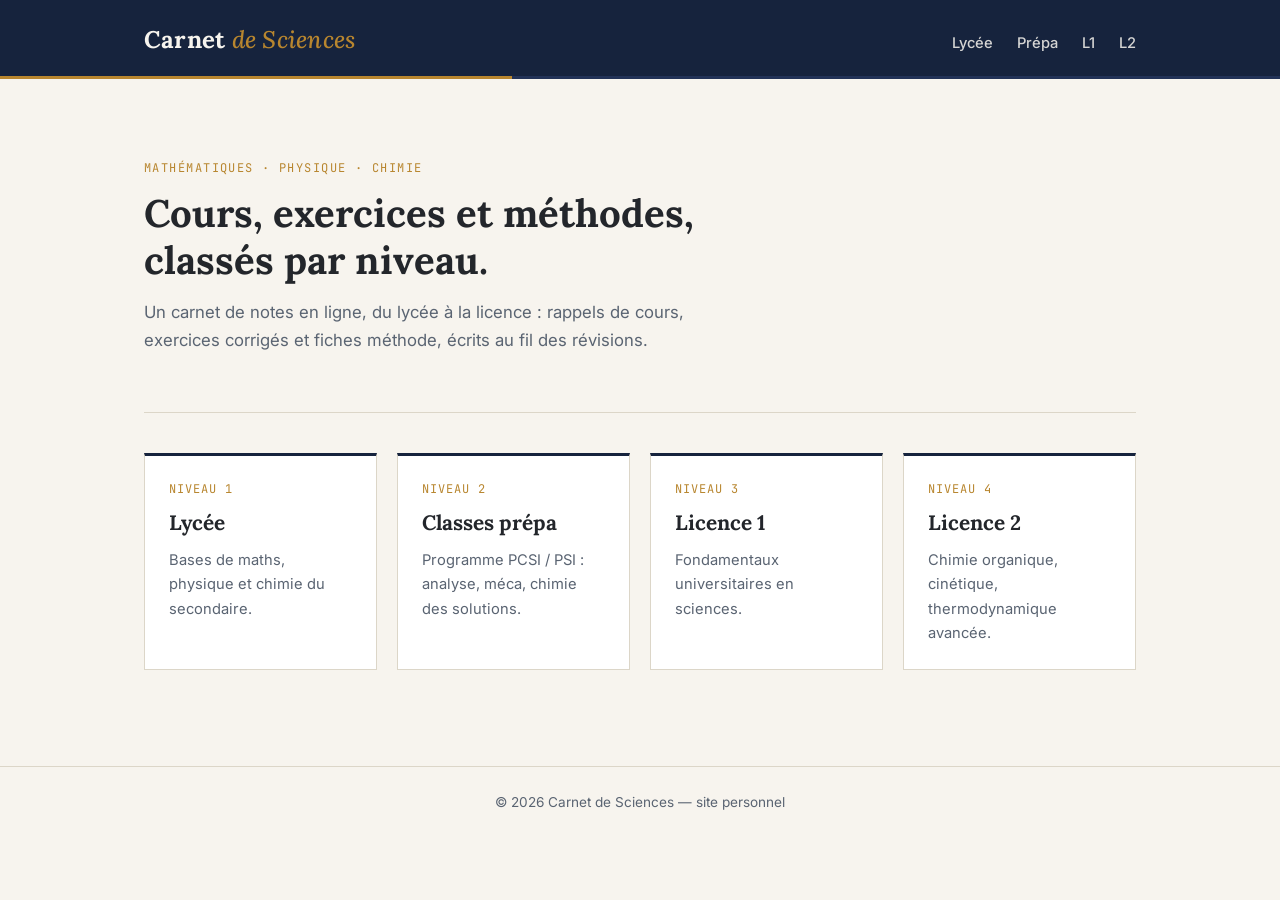
<file: index.html>
<!DOCTYPE html>
<html lang="fr">
<head>
  <meta charset="UTF-8">
  <meta name="viewport" content="width=device-width, initial-scale=1.0">
  <title>Carnet de Sciences — Cours et exercices</title>
  <link rel="stylesheet" href="style.css">
</head>
<body>

  <header class="site-header">
    <div class="header-inner">
      <a href="index.html" class="site-title">Carnet <span>de Sciences</span></a>
      <nav class="site-nav">
        <a href="lycee.html">Lycée</a>
        <a href="prepa.html">Prépa</a>
        <a href="l1.html">L1</a>
        <a href="l2.html">L2</a>
      </nav>
    </div>
  </header>
  <div class="header-rule"></div>

  <main>
    <section class="hero">
      <div class="eyebrow">Mathématiques · Physique · Chimie</div>
      <h1>Cours, exercices et méthodes, classés par niveau.</h1>
      <p>Un carnet de notes en ligne, du lycée à la licence : rappels de cours, exercices corrigés et fiches méthode, écrits au fil des révisions.</p>
    </section>

    <div class="level-grid">
      <a href="lycee.html" class="level-card">
        <div class="level-tag">Niveau 1</div>
        <h3>Lycée</h3>
        <p>Bases de maths, physique et chimie du secondaire.</p>
      </a>
      <a href="prepa.html" class="level-card">
        <div class="level-tag">Niveau 2</div>
        <h3>Classes prépa</h3>
        <p>Programme PCSI / PSI : analyse, méca, chimie des solutions.</p>
      </a>
      <a href="l1.html" class="level-card">
        <div class="level-tag">Niveau 3</div>
        <h3>Licence 1</h3>
        <p>Fondamentaux universitaires en sciences.</p>
      </a>
      <a href="l2.html" class="level-card">
        <div class="level-tag">Niveau 4</div>
        <h3>Licence 2</h3>
        <p>Chimie organique, cinétique, thermodynamique avancée.</p>
      </a>
    </div>
  </main>

  <footer class="site-footer">
    &copy; 2026 Carnet de Sciences — site personnel
  </footer>

  <script src="script.js"></script>
</body>
</html>
</file>
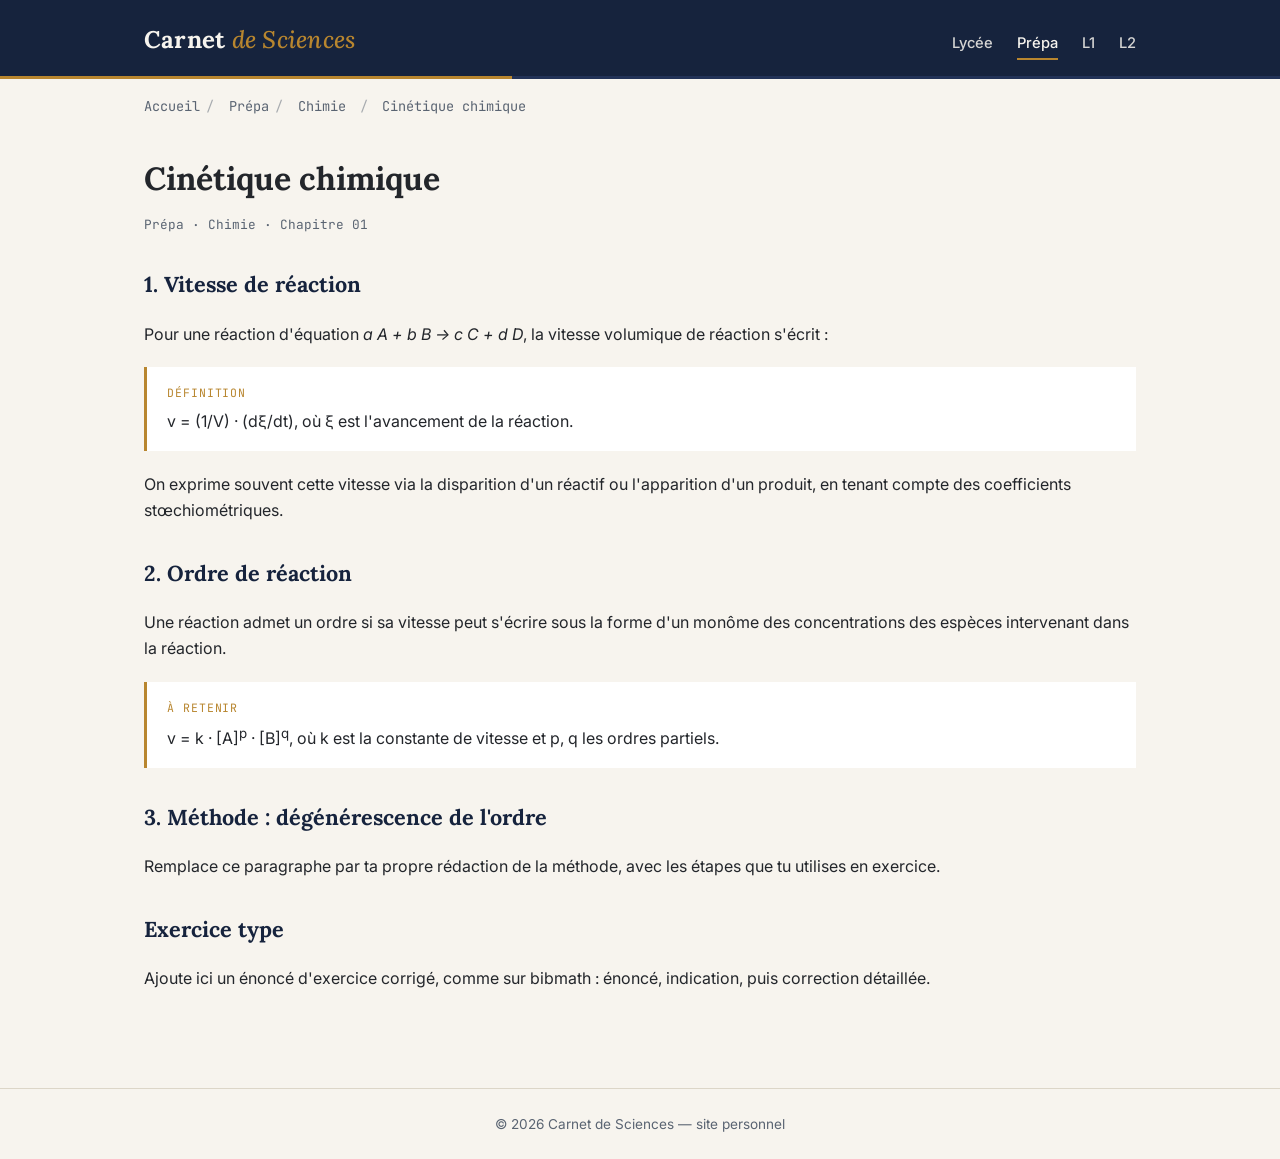
<file: cours-cinetique-chimique.html>
<!DOCTYPE html>
<html lang="fr">
<head>
  <meta charset="UTF-8">
  <meta name="viewport" content="width=device-width, initial-scale=1.0">
  <title>Cinétique chimique — Carnet de Sciences</title>
  <link rel="stylesheet" href="style.css">
</head>
<body>

  <header class="site-header">
    <div class="header-inner">
      <a href="index.html" class="site-title">Carnet <span>de Sciences</span></a>
      <nav class="site-nav">
        <a href="lycee.html">Lycée</a>
        <a href="prepa.html" class="active">Prépa</a>
        <a href="l1.html">L1</a>
        <a href="l2.html">L2</a>
      </nav>
    </div>
  </header>
  <div class="header-rule"></div>

  <div class="breadcrumb">
    <a href="index.html">Accueil</a><span class="sep">/</span>
    <a href="prepa.html">Prépa</a><span class="sep">/</span>
    Chimie <span class="sep">/</span> Cinétique chimique
  </div>

  <main class="course">
    <h1>Cinétique chimique</h1>
    <div class="meta">Prépa · Chimie · Chapitre 01</div>

    <section>
      <h2>1. Vitesse de réaction</h2>
      <p>Pour une réaction d'équation <em>a A + b B → c C + d D</em>, la vitesse volumique de réaction s'écrit :</p>
      <div class="course-box">
        <span class="label">Définition</span>
        v = (1/V) · (dξ/dt), où ξ est l'avancement de la réaction.
      </div>
      <p>On exprime souvent cette vitesse via la disparition d'un réactif ou l'apparition d'un produit, en tenant compte des coefficients stœchiométriques.</p>
    </section>

    <section>
      <h2>2. Ordre de réaction</h2>
      <p>Une réaction admet un ordre si sa vitesse peut s'écrire sous la forme d'un monôme des concentrations des espèces intervenant dans la réaction.</p>
      <div class="course-box">
        <span class="label">À retenir</span>
        v = k · [A]<sup>p</sup> · [B]<sup>q</sup>, où k est la constante de vitesse et p, q les ordres partiels.
      </div>
    </section>

    <section>
      <h2>3. Méthode : dégénérescence de l'ordre</h2>
      <p>Remplace ce paragraphe par ta propre rédaction de la méthode, avec les étapes que tu utilises en exercice.</p>
    </section>

    <section>
      <h2>Exercice type</h2>
      <p>Ajoute ici un énoncé d'exercice corrigé, comme sur bibmath : énoncé, indication, puis correction détaillée.</p>
    </section>
  </main>

  <footer class="site-footer">
    &copy; 2026 Carnet de Sciences — site personnel
  </footer>

  <script src="script.js"></script>
</body>
</html>
</file>
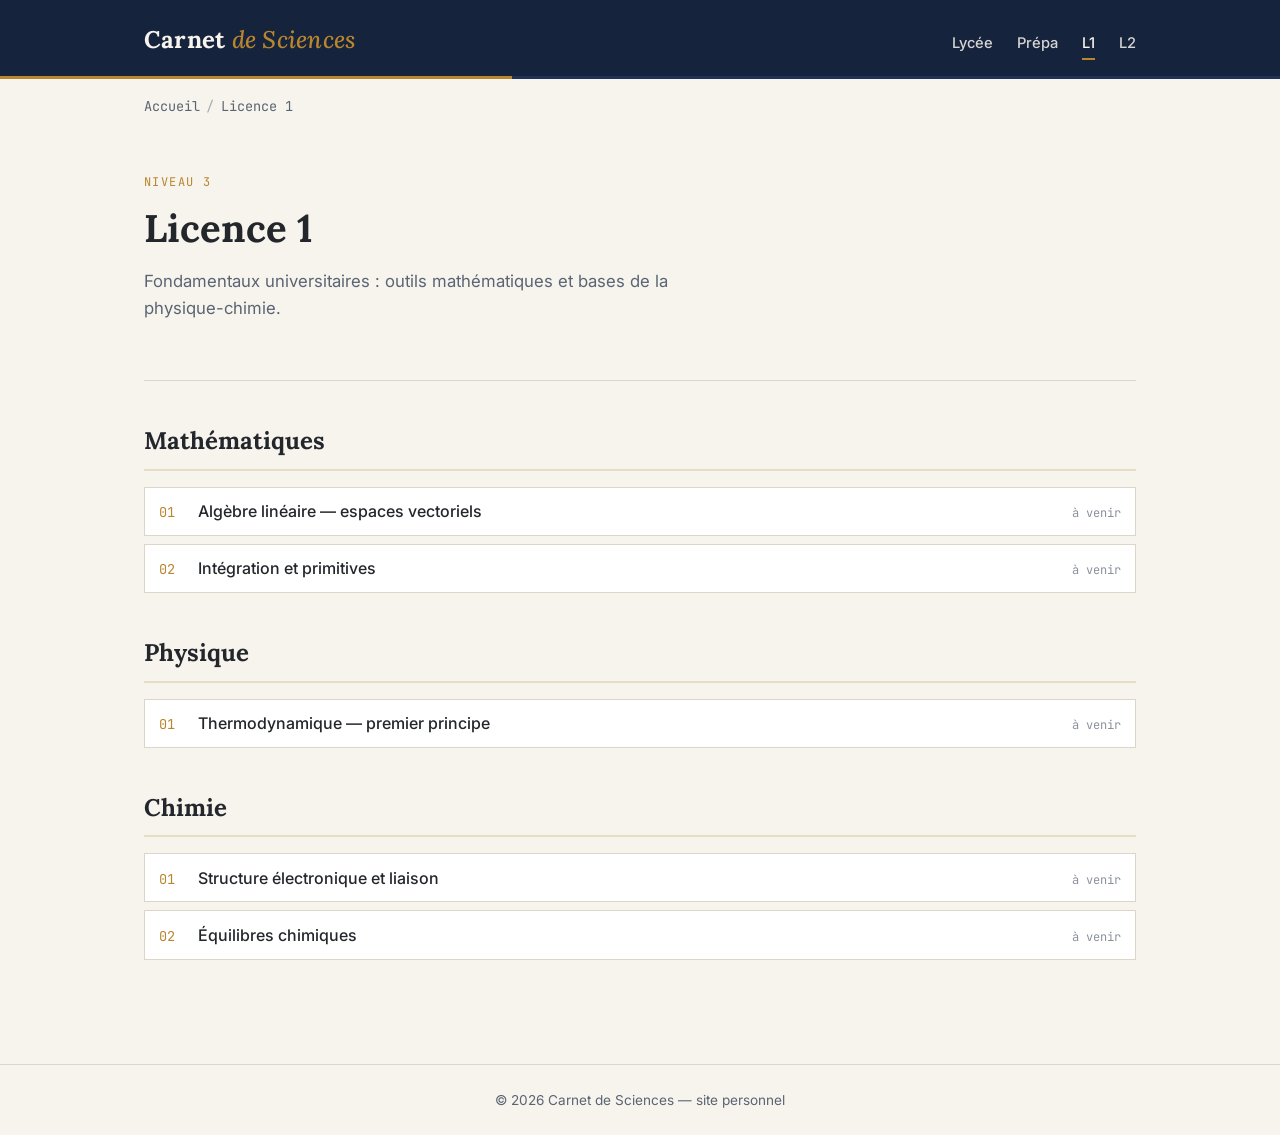
<file: l1.html>
<!DOCTYPE html>
<html lang="fr">
<head>
  <meta charset="UTF-8">
  <meta name="viewport" content="width=device-width, initial-scale=1.0">
  <title>Licence 1 — Carnet de Sciences</title>
  <link rel="stylesheet" href="style.css">
</head>
<body>

  <header class="site-header">
    <div class="header-inner">
      <a href="index.html" class="site-title">Carnet <span>de Sciences</span></a>
      <nav class="site-nav">
        <a href="lycee.html">Lycée</a>
        <a href="prepa.html">Prépa</a>
        <a href="l1.html" class="active">L1</a>
        <a href="l2.html">L2</a>
      </nav>
    </div>
  </header>
  <div class="header-rule"></div>

  <div class="breadcrumb">
    <a href="index.html">Accueil</a><span class="sep">/</span>Licence 1
  </div>

  <main>
    <section class="hero" style="padding-top:1.5rem;">
      <div class="eyebrow">Niveau 3</div>
      <h1>Licence 1</h1>
      <p>Fondamentaux universitaires : outils mathématiques et bases de la physique-chimie.</p>
    </section>

    <div class="subject-block">
      <h2>Mathématiques</h2>
      <ul class="chapter-list">
        <li><span class="num">01</span><a href="#">Algèbre linéaire — espaces vectoriels</a><span class="status">à venir</span></li>
        <li><span class="num">02</span><a href="#">Intégration et primitives</a><span class="status">à venir</span></li>
      </ul>
    </div>

    <div class="subject-block">
      <h2>Physique</h2>
      <ul class="chapter-list">
        <li><span class="num">01</span><a href="#">Thermodynamique — premier principe</a><span class="status">à venir</span></li>
      </ul>
    </div>

    <div class="subject-block">
      <h2>Chimie</h2>
      <ul class="chapter-list">
        <li><span class="num">01</span><a href="#">Structure électronique et liaison</a><span class="status">à venir</span></li>
        <li><span class="num">02</span><a href="#">Équilibres chimiques</a><span class="status">à venir</span></li>
      </ul>
    </div>
  </main>

  <footer class="site-footer">
    &copy; 2026 Carnet de Sciences — site personnel
  </footer>

  <script src="script.js"></script>
</body>
</html>
</file>
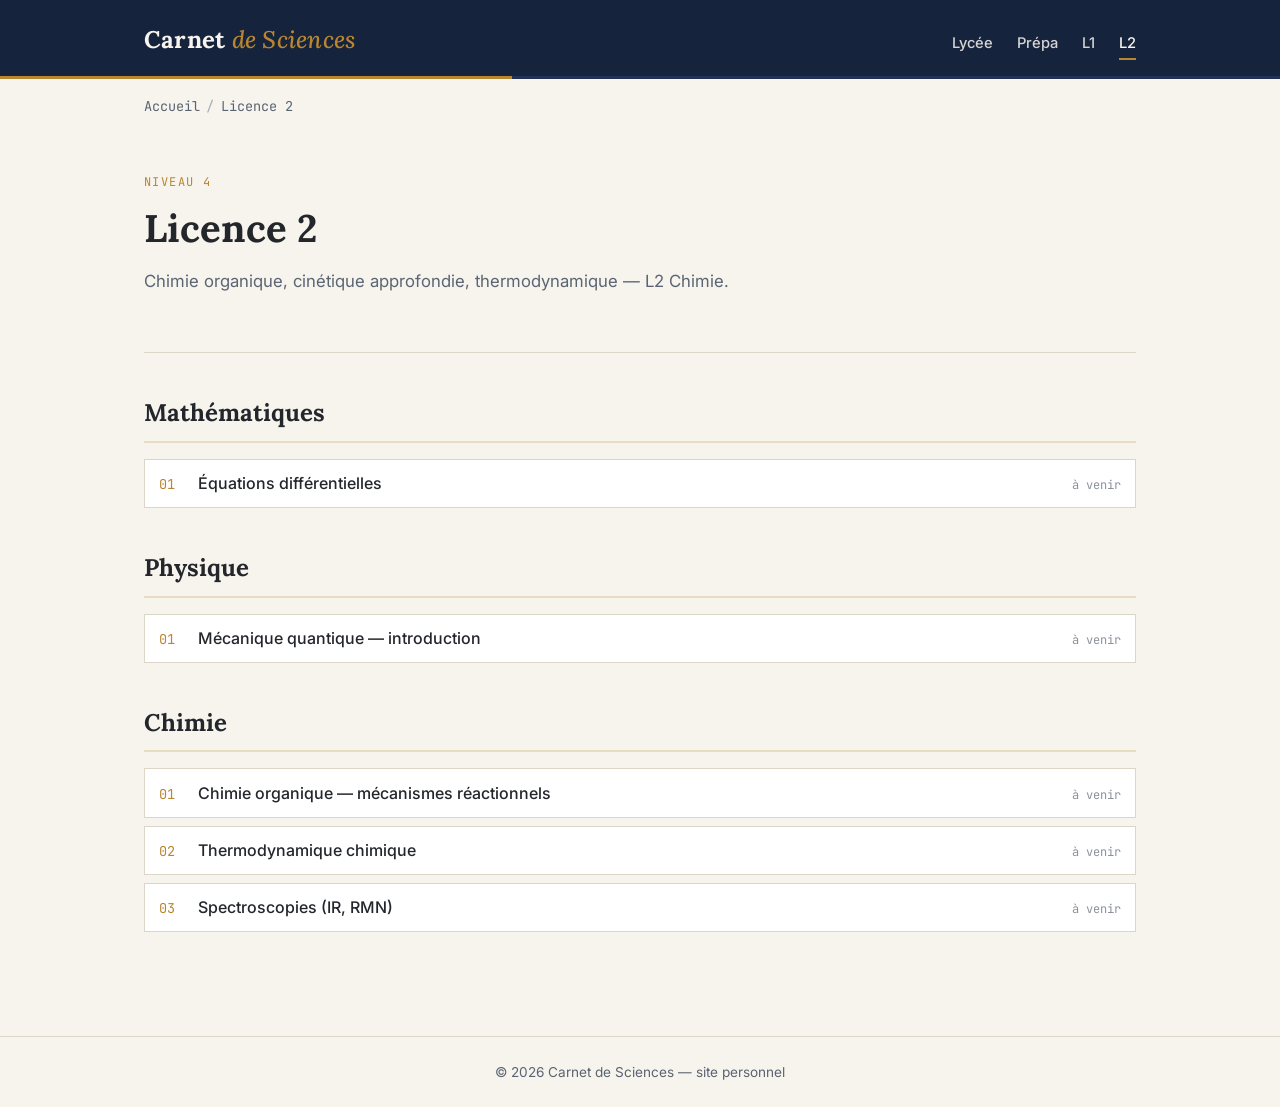
<file: l2.html>
<!DOCTYPE html>
<html lang="fr">
<head>
  <meta charset="UTF-8">
  <meta name="viewport" content="width=device-width, initial-scale=1.0">
  <title>Licence 2 — Carnet de Sciences</title>
  <link rel="stylesheet" href="style.css">
</head>
<body>

  <header class="site-header">
    <div class="header-inner">
      <a href="index.html" class="site-title">Carnet <span>de Sciences</span></a>
      <nav class="site-nav">
        <a href="lycee.html">Lycée</a>
        <a href="prepa.html">Prépa</a>
        <a href="l1.html">L1</a>
        <a href="l2.html" class="active">L2</a>
      </nav>
    </div>
  </header>
  <div class="header-rule"></div>

  <div class="breadcrumb">
    <a href="index.html">Accueil</a><span class="sep">/</span>Licence 2
  </div>

  <main>
    <section class="hero" style="padding-top:1.5rem;">
      <div class="eyebrow">Niveau 4</div>
      <h1>Licence 2</h1>
      <p>Chimie organique, cinétique approfondie, thermodynamique — L2 Chimie.</p>
    </section>

    <div class="subject-block">
      <h2>Mathématiques</h2>
      <ul class="chapter-list">
        <li><span class="num">01</span><a href="#">Équations différentielles</a><span class="status">à venir</span></li>
      </ul>
    </div>

    <div class="subject-block">
      <h2>Physique</h2>
      <ul class="chapter-list">
        <li><span class="num">01</span><a href="#">Mécanique quantique — introduction</a><span class="status">à venir</span></li>
      </ul>
    </div>

    <div class="subject-block">
      <h2>Chimie</h2>
      <ul class="chapter-list">
        <li><span class="num">01</span><a href="#">Chimie organique — mécanismes réactionnels</a><span class="status">à venir</span></li>
        <li><span class="num">02</span><a href="#">Thermodynamique chimique</a><span class="status">à venir</span></li>
        <li><span class="num">03</span><a href="#">Spectroscopies (IR, RMN)</a><span class="status">à venir</span></li>
      </ul>
    </div>
  </main>

  <footer class="site-footer">
    &copy; 2026 Carnet de Sciences — site personnel
  </footer>

  <script src="script.js"></script>
</body>
</html>
</file>
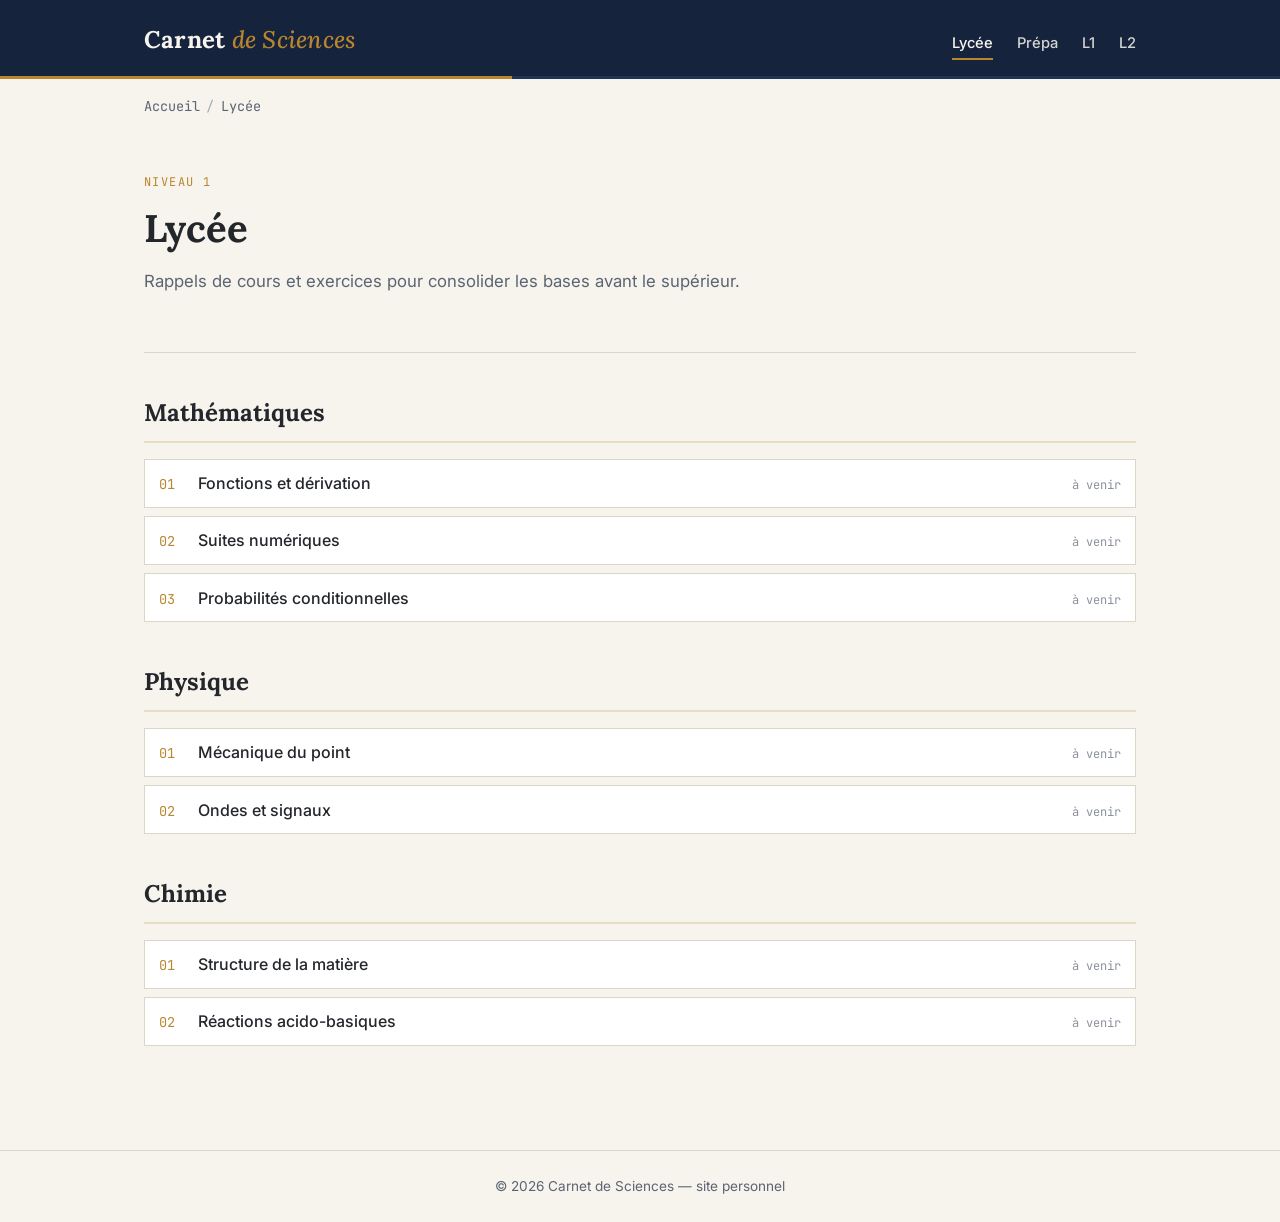
<file: lycee.html>
<!DOCTYPE html>
<html lang="fr">
<head>
  <meta charset="UTF-8">
  <meta name="viewport" content="width=device-width, initial-scale=1.0">
  <title>Lycée — Carnet de Sciences</title>
  <link rel="stylesheet" href="style.css">
</head>
<body>

  <header class="site-header">
    <div class="header-inner">
      <a href="index.html" class="site-title">Carnet <span>de Sciences</span></a>
      <nav class="site-nav">
        <a href="lycee.html" class="active">Lycée</a>
        <a href="prepa.html">Prépa</a>
        <a href="l1.html">L1</a>
        <a href="l2.html">L2</a>
      </nav>
    </div>
  </header>
  <div class="header-rule"></div>

  <div class="breadcrumb">
    <a href="index.html">Accueil</a><span class="sep">/</span>Lycée
  </div>

  <main>
    <section class="hero" style="padding-top:1.5rem;">
      <div class="eyebrow">Niveau 1</div>
      <h1>Lycée</h1>
      <p>Rappels de cours et exercices pour consolider les bases avant le supérieur.</p>
    </section>

    <div class="subject-block">
      <h2>Mathématiques</h2>
      <ul class="chapter-list">
        <li><span class="num">01</span><a href="#">Fonctions et dérivation</a><span class="status">à venir</span></li>
        <li><span class="num">02</span><a href="#">Suites numériques</a><span class="status">à venir</span></li>
        <li><span class="num">03</span><a href="#">Probabilités conditionnelles</a><span class="status">à venir</span></li>
      </ul>
    </div>

    <div class="subject-block">
      <h2>Physique</h2>
      <ul class="chapter-list">
        <li><span class="num">01</span><a href="#">Mécanique du point</a><span class="status">à venir</span></li>
        <li><span class="num">02</span><a href="#">Ondes et signaux</a><span class="status">à venir</span></li>
      </ul>
    </div>

    <div class="subject-block">
      <h2>Chimie</h2>
      <ul class="chapter-list">
        <li><span class="num">01</span><a href="#">Structure de la matière</a><span class="status">à venir</span></li>
        <li><span class="num">02</span><a href="#">Réactions acido-basiques</a><span class="status">à venir</span></li>
      </ul>
    </div>
  </main>

  <footer class="site-footer">
    &copy; 2026 Carnet de Sciences — site personnel
  </footer>

  <script src="script.js"></script>
</body>
</html>
</file>
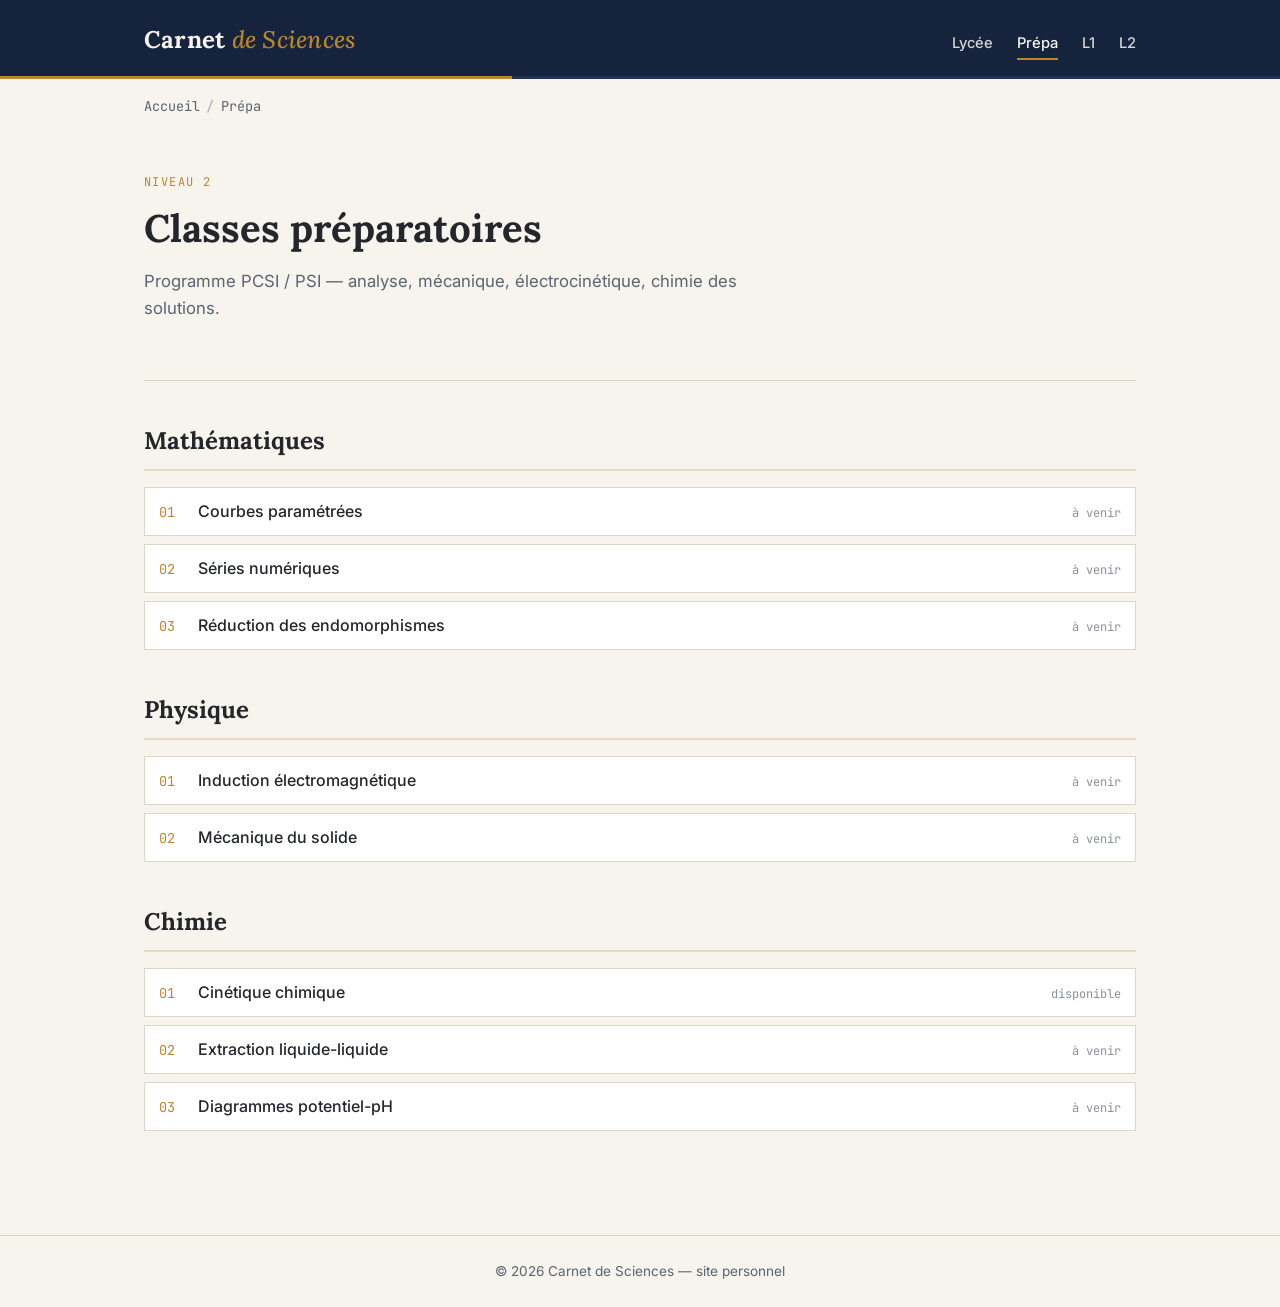
<file: prepa.html>
<!DOCTYPE html>
<html lang="fr">
<head>
  <meta charset="UTF-8">
  <meta name="viewport" content="width=device-width, initial-scale=1.0">
  <title>Classes prépa — Carnet de Sciences</title>
  <link rel="stylesheet" href="style.css">
</head>
<body>

  <header class="site-header">
    <div class="header-inner">
      <a href="index.html" class="site-title">Carnet <span>de Sciences</span></a>
      <nav class="site-nav">
        <a href="lycee.html">Lycée</a>
        <a href="prepa.html" class="active">Prépa</a>
        <a href="l1.html">L1</a>
        <a href="l2.html">L2</a>
      </nav>
    </div>
  </header>
  <div class="header-rule"></div>

  <div class="breadcrumb">
    <a href="index.html">Accueil</a><span class="sep">/</span>Prépa
  </div>

  <main>
    <section class="hero" style="padding-top:1.5rem;">
      <div class="eyebrow">Niveau 2</div>
      <h1>Classes préparatoires</h1>
      <p>Programme PCSI / PSI — analyse, mécanique, électrocinétique, chimie des solutions.</p>
    </section>

    <div class="subject-block">
      <h2>Mathématiques</h2>
      <ul class="chapter-list">
        <li><span class="num">01</span><a href="#">Courbes paramétrées</a><span class="status">à venir</span></li>
        <li><span class="num">02</span><a href="#">Séries numériques</a><span class="status">à venir</span></li>
        <li><span class="num">03</span><a href="#">Réduction des endomorphismes</a><span class="status">à venir</span></li>
      </ul>
    </div>

    <div class="subject-block">
      <h2>Physique</h2>
      <ul class="chapter-list">
        <li><span class="num">01</span><a href="#">Induction électromagnétique</a><span class="status">à venir</span></li>
        <li><span class="num">02</span><a href="#">Mécanique du solide</a><span class="status">à venir</span></li>
      </ul>
    </div>

    <div class="subject-block">
      <h2>Chimie</h2>
      <ul class="chapter-list">
        <li><span class="num">01</span><a href="cours-cinetique-chimique.html">Cinétique chimique</a><span class="status">disponible</span></li>
        <li><span class="num">02</span><a href="#">Extraction liquide-liquide</a><span class="status">à venir</span></li>
        <li><span class="num">03</span><a href="#">Diagrammes potentiel-pH</a><span class="status">à venir</span></li>
      </ul>
    </div>
  </main>

  <footer class="site-footer">
    &copy; 2026 Carnet de Sciences — site personnel
  </footer>

  <script src="script.js"></script>
</body>
</html>
</file>
<file: style.css>
@import url('https://fonts.googleapis.com/css2?family=Lora:ital,wght@0,500;0,600;0,700;1,500&family=Inter:wght@400;500;600&family=JetBrains+Mono:wght@400;500&display=swap');

:root {
  --navy: #16233d;
  --navy-light: #223257;
  --paper: #f7f4ee;
  --paper-card: #ffffff;
  --gold: #b8862f;
  --gold-soft: #e8dcc3;
  --ink: #23262b;
  --ink-soft: #5a6472;
  --line: #dcd6c8;
  --max-width: 1040px;

  --font-display: 'Lora', Georgia, serif;
  --font-body: 'Inter', system-ui, sans-serif;
  --font-mono: 'JetBrains Mono', monospace;
}

* { box-sizing: border-box; }

body {
  margin: 0;
  font-family: var(--font-body);
  color: var(--ink);
  background: var(--paper);
  line-height: 1.65;
}

a { color: var(--navy); }
a:hover, a:focus-visible { color: var(--gold); }

/* ===== Header ===== */
.site-header {
  background: var(--navy);
  color: var(--paper);
  padding: 0;
}

.site-header .header-inner {
  max-width: var(--max-width);
  margin: 0 auto;
  padding: 1.25rem 1.5rem 1rem;
  display: flex;
  align-items: baseline;
  justify-content: space-between;
  flex-wrap: wrap;
  gap: 0.5rem;
}

.site-title {
  font-family: var(--font-display);
  font-weight: 700;
  font-size: 1.5rem;
  color: var(--paper);
  text-decoration: none;
  letter-spacing: 0.01em;
}

.site-title span {
  color: var(--gold);
  font-style: italic;
  font-weight: 500;
}

.site-nav {
  display: flex;
  gap: 1.5rem;
  flex-wrap: wrap;
}

.site-nav a {
  color: var(--paper);
  text-decoration: none;
  font-size: 0.92rem;
  font-weight: 500;
  opacity: 0.85;
  border-bottom: 2px solid transparent;
  padding-bottom: 0.15rem;
}

.site-nav a:hover, .site-nav a:focus-visible, .site-nav a.active {
  opacity: 1;
  color: var(--paper);
  border-bottom-color: var(--gold);
}

.header-rule {
  height: 3px;
  background: linear-gradient(90deg, var(--gold) 0%, var(--gold) 40%, var(--navy-light) 40%, var(--navy-light) 100%);
}

/* ===== Breadcrumb ===== */
.breadcrumb {
  max-width: var(--max-width);
  margin: 0 auto;
  padding: 1rem 1.5rem 0;
  font-size: 0.85rem;
  color: var(--ink-soft);
  font-family: var(--font-mono);
}

.breadcrumb a { color: var(--ink-soft); text-decoration: none; }
.breadcrumb a:hover { color: var(--gold); }
.breadcrumb .sep { margin: 0 0.4rem; opacity: 0.5; }

/* ===== Main layout ===== */
main {
  max-width: var(--max-width);
  margin: 0 auto;
  padding: 2rem 1.5rem 4rem;
}

/* ===== Hero (home page) ===== */
.hero {
  padding: 3rem 0 2.5rem;
  border-bottom: 1px solid var(--line);
  margin-bottom: 2.5rem;
}

.hero .eyebrow {
  font-family: var(--font-mono);
  text-transform: uppercase;
  letter-spacing: 0.12em;
  font-size: 0.75rem;
  color: var(--gold);
  margin-bottom: 0.75rem;
}

.hero h1 {
  font-family: var(--font-display);
  font-size: 2.4rem;
  line-height: 1.2;
  margin: 0 0 1rem;
  max-width: 24ch;
}

.hero p {
  max-width: 55ch;
  color: var(--ink-soft);
  font-size: 1.05rem;
}

/* ===== Level cards grid ===== */
.level-grid {
  display: grid;
  grid-template-columns: repeat(auto-fit, minmax(230px, 1fr));
  gap: 1.25rem;
  margin: 2rem 0;
}

.level-card {
  background: var(--paper-card);
  border: 1px solid var(--line);
  border-top: 3px solid var(--navy);
  padding: 1.5rem;
  text-decoration: none;
  color: var(--ink);
  display: block;
  transition: border-color 0.15s ease, transform 0.15s ease;
}

.level-card:hover, .level-card:focus-visible {
  border-top-color: var(--gold);
  transform: translateY(-2px);
}

.level-card .level-tag {
  font-family: var(--font-mono);
  font-size: 0.75rem;
  color: var(--gold);
  text-transform: uppercase;
  letter-spacing: 0.08em;
}

.level-card h3 {
  font-family: var(--font-display);
  font-size: 1.3rem;
  margin: 0.4rem 0 0.5rem;
  color: var(--ink);
}

.level-card p {
  margin: 0;
  font-size: 0.92rem;
  color: var(--ink-soft);
}

/* ===== Subject / chapter listing (level pages) ===== */
.subject-block {
  margin-bottom: 2.5rem;
}

.subject-block h2 {
  font-family: var(--font-display);
  font-size: 1.5rem;
  border-bottom: 2px solid var(--gold-soft);
  padding-bottom: 0.5rem;
  margin-bottom: 1rem;
}

.chapter-list {
  list-style: none;
  margin: 0;
  padding: 0;
  display: grid;
  gap: 0.5rem;
}

.chapter-list li {
  display: flex;
  align-items: baseline;
  gap: 0.85rem;
  padding: 0.65rem 0.85rem;
  background: var(--paper-card);
  border: 1px solid var(--line);
}

.chapter-list .num {
  font-family: var(--font-mono);
  color: var(--gold);
  font-size: 0.85rem;
  min-width: 1.6rem;
}

.chapter-list a {
  text-decoration: none;
  font-weight: 500;
  color: var(--ink);
}

.chapter-list a:hover { color: var(--gold); }

.chapter-list .status {
  margin-left: auto;
  font-size: 0.75rem;
  font-family: var(--font-mono);
  color: var(--ink-soft);
  opacity: 0.7;
}

/* ===== Course page ===== */
.course h1 {
  font-family: var(--font-display);
  font-size: 2rem;
  margin: 0.25rem 0 0.5rem;
}

.course .meta {
  font-family: var(--font-mono);
  font-size: 0.8rem;
  color: var(--ink-soft);
  margin-bottom: 2rem;
}

.course section {
  margin-bottom: 2rem;
}

.course h2 {
  font-family: var(--font-display);
  font-size: 1.35rem;
  color: var(--navy);
  margin-top: 2rem;
}

.course-box {
  background: var(--paper-card);
  border-left: 3px solid var(--gold);
  padding: 1rem 1.25rem;
  margin: 1.25rem 0;
}

.course-box .label {
  font-family: var(--font-mono);
  font-size: 0.72rem;
  text-transform: uppercase;
  letter-spacing: 0.08em;
  color: var(--gold);
  display: block;
  margin-bottom: 0.4rem;
}

/* ===== Footer ===== */
.site-footer {
  border-top: 1px solid var(--line);
  padding: 1.5rem;
  text-align: center;
  font-size: 0.85rem;
  color: var(--ink-soft);
}

/* ===== Responsive ===== */
@media (max-width: 600px) {
  .hero h1 { font-size: 1.8rem; }
  .site-header .header-inner { flex-direction: column; align-items: flex-start; }
}
</file>
